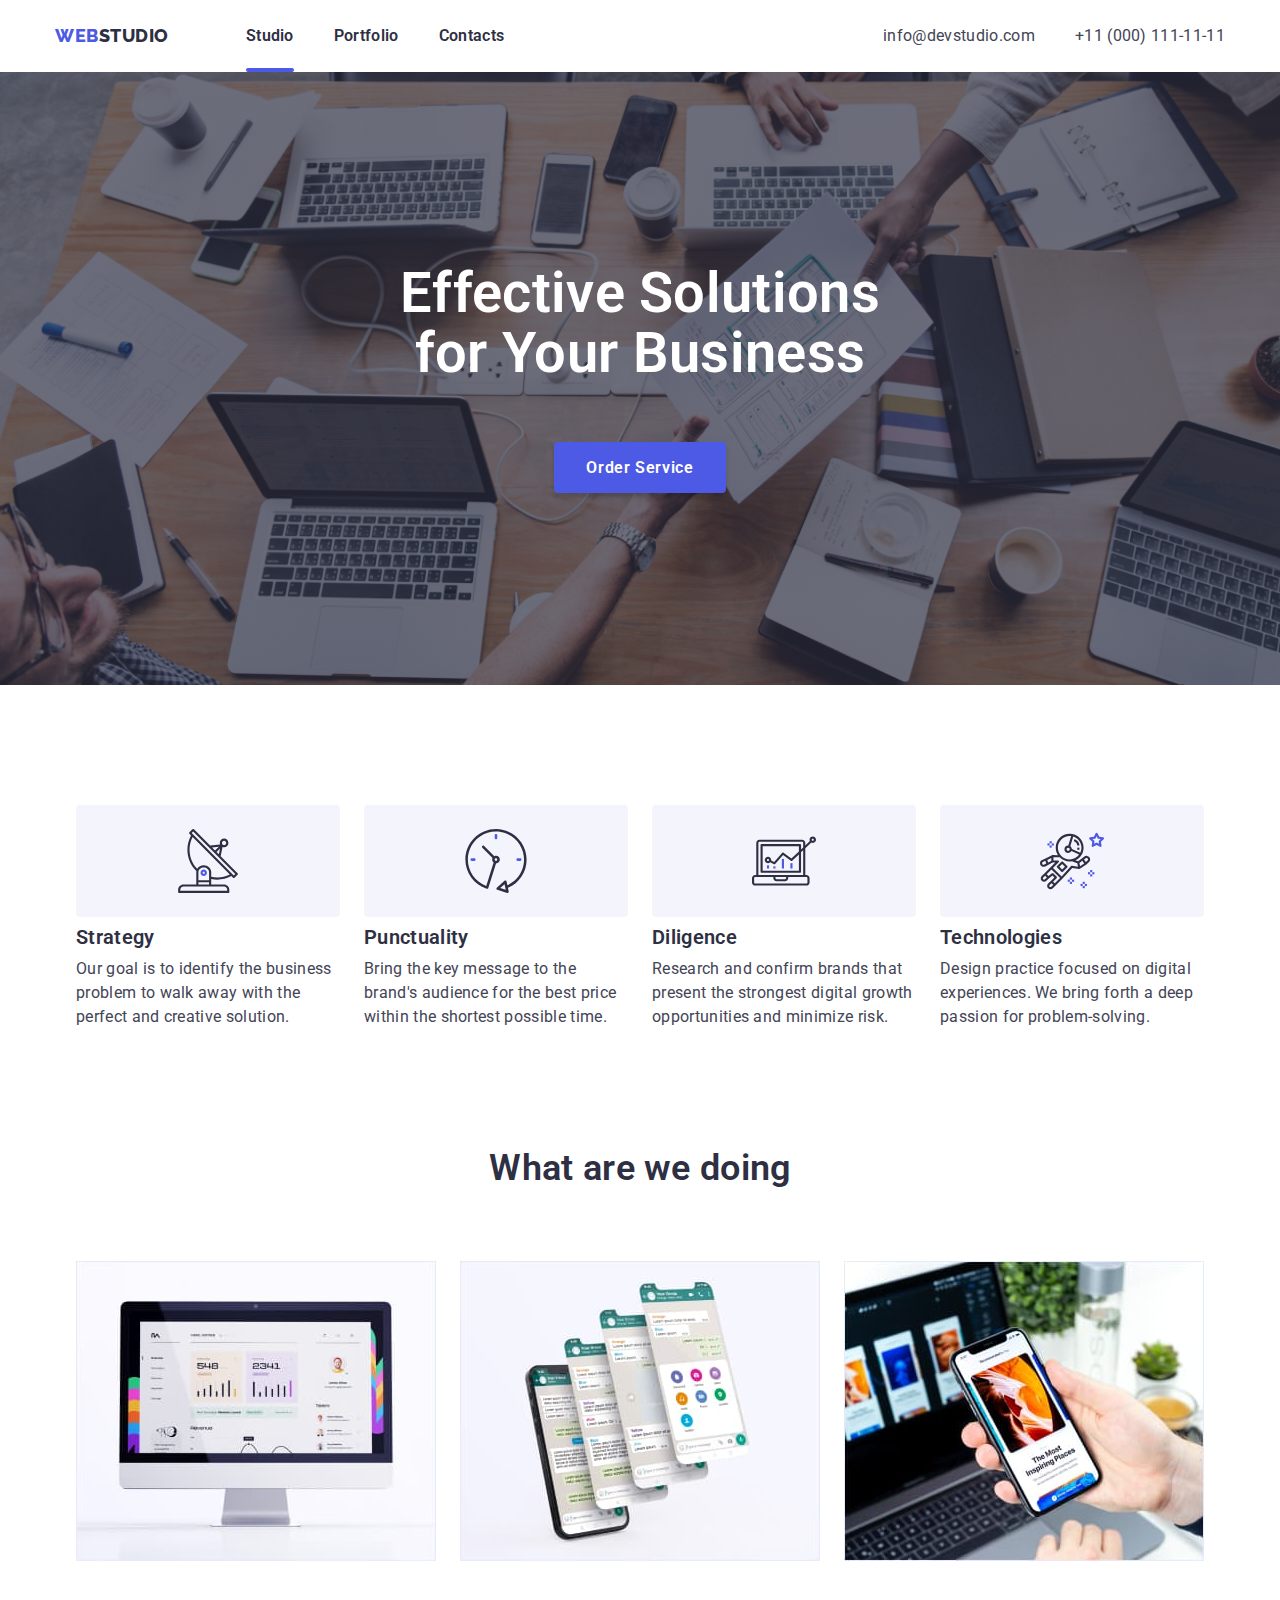
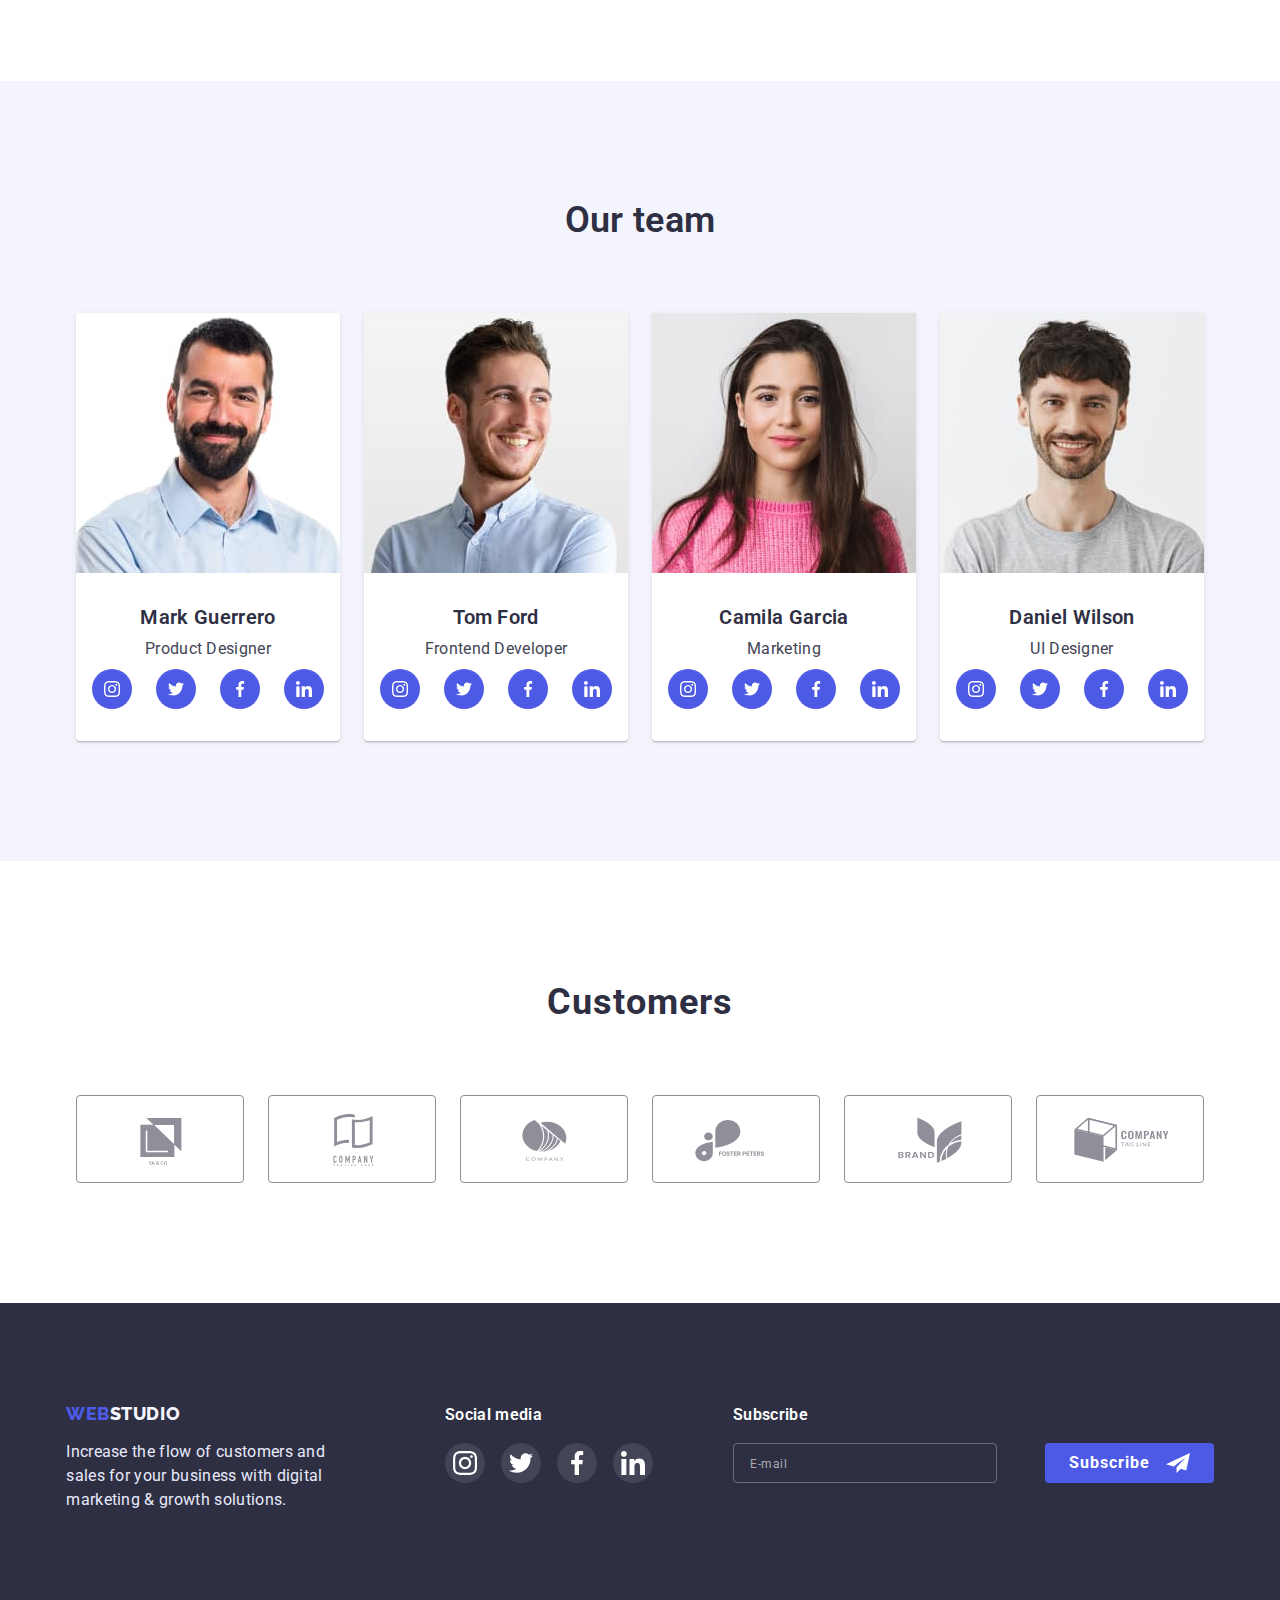
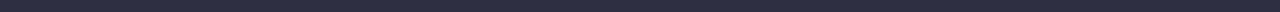
<file: index.html>
<!DOCTYPE html>
<html lang="en">
<head>
    <meta charset="UTF-8">
    <meta http-equiv="X-UA-Compatible" content="IE=edge">
    <meta name="viewport" content="width=device-width, initial-scale=1.0">
    <title>Web-Studio</title>
    <link rel="preconnect" href="https://fonts.googleapis.com">
    <link rel="preconnect" href="https://fonts.gstatic.com" crossorigin>
    <link href="https://fonts.googleapis.com/css2?family=Raleway:wght@700&family=Roboto:wght@400;500;700;900&display=swap" rel="stylesheet">
    <link rel="stylesheet" href="https://cdn.jsdelivr.net/npm/modern-normalize@1.1.0/modern-normalize.min.css">
    <link rel="stylesheet" href="./css/styles.css">

</head>
<body>
    <header class="header">
        <div class="container header-wrapper">
        <a class="logo link" href="./index.html">Web<span class="logo-header">Studio</span></a>
        <button type="button" class="header-burger-btn button js-open-menu" >
            <svg class="header-burger-icon">
                <use href="./images/icons.svg#menu-hamburger" ></use>
            </svg>
        </button>
       <div class="header-menu">
        <nav class="nav">
            <ul class="nav-list list">
                <li class="nav-item"><a class="nav-link nav-link-current link" href="./index.html">Studio</a></li>
                <li class="nav-item"><a class="nav-link link" href="./portfolio.html">Portfolio</a></li>
                <li class="nav-item"><a class="nav-link link" href="#">Contacts</a></li>
            </ul>
        </nav>
        <ul class="info-list list">
            <li class="info-item"><a class="info-link link" href="mailto:info@devstudio.com">info@devstudio.com</a></li>
            <li class="info-item"><a class="info-link link" href="tel:+110001111111">+11 (000) 111-11-11</a></li>
        </ul>
       </div>
       <!-- mobile-menu -->
       <div class="mobile-menu__backdrop container js-menu-container" >
        <button type="button" class="mobile-menu__close-btn button js-close-menu" >
                <svg class="mobile-menu__close-btn--icon">
                    <use href="./images/icons.svg#close-button"></use>
                </svg>
        </button>
        <ul class="mobile-menu__nav-list list">
            <li class="mobile-menu__nav-item"><a class="mobile-menu__nav-link mobile-menu__nav-link--current link" href="./index.html">Studio</a></li>
            <li class="mobile-menu__nav-item"><a class="mobile-menu__nav-link link" href="./portfolio.html">Portfolio</a></li>
            <li class="mobile-menu__nav-item"><a class="mobile-menu__nav-link link" href="/">Contacts</a></li>
        </ul>
        <div class="mobile-menu__address-links">
            <ul class="mobile-menu__contacts-list list">
                <li class="mobile-menu__contacts-item--tel ">
                    <a class="mobile-menu__contacts-link--tel link" href="tel:+110001111111">+11 (000) 111-11-11</a>
                </li>
                <li class="mobile-menu__contacts-item--mail ">
                    <a class="mobile-menu__contacts-link--mail link" href="mailto:info@devstudio.com">info@devstudio.com</a>
                </li>
            </ul>
            <ul class="header-social-list list">
                <li class="header-social-item"><a href="/" class="header-social-link link">
                    <svg class="header-social-icon">
                        <use href="./images/icons.svg#instagram"></use>
                    </svg>
                </a></li>
                <li class="header-social-item"><a href="/" class="header-social-link link">
                    <svg class="header-social-icon">
                        <use href="./images/icons.svg#twitter"></use>
                    </svg>
                </a></li>
                <li class="header-social-item"><a href="/" class="header-social-link link">
                    <svg class="header-social-icon">
                        <use href="./images/icons.svg#facebook"></use>
                    </svg>
                </a></li>
                <li class="header-social-item"><a href="/" class="header-social-link link">
                    <svg class="social-icon">
                        <use href="./images/icons.svg#linkedin"></use>
                    </svg>
                </a></li>
            </ul> 
        </div>
    </div>
    <!-- mobile-menu -->
        </div>
    </header>
    <main>
        <section class="hero section">
            <div class="container">
            <h1 class="hero-title">Effective Solutions <br> for Your Business</h1>
            <button class="hero-btn" type="button" data-modal-open>Order Service</button>
            </div>
        </section>
        <section class="benefits section">
            <div class="container">
            <h2 class="benefits-main-title" hidden>Benefits</h2>
            <ul class="benefits-list list">
                <li class="benefits-item">
                    <div class="benefits-bg">
                        <svg class="benefits-icon">
                            <use href="./images/icons.svg#antenna"></use>
                        </svg>
                    </div>
                    <h3 class="benefits-title">Strategy</h3>
                    <p class="benefits-description">Our goal is to identify the business
                        problem to walk away with the perfect and creative solution.
                    </p>
                </li>
                <li class="benefits-item">
                    <div class="benefits-bg">
                        <svg class="benefits-icon">
                            <use href="./images/icons.svg#clock"></use>
                        </svg>
                    </div>
                    <h3 class="benefits-title">Punctuality</h3>
                    <p class="benefits-description">Bring the key message to the brand's audience for the best price within the shortest possible time.</p>
                </li>
                <li class="benefits-item">
                    <div class="benefits-bg">
                        <svg class="benefits-icon">
                            <use href="./images/icons.svg#diagram"></use>
                        </svg>

                    </div>
                    <h3 class="benefits-title">Diligence</h3>
                    <p class="benefits-description">Research and confirm brands that present the strongest digital growth opportunities and minimize risk.</p>
                </li>
                <li class="benefits-item">
                    <div class="benefits-bg">
                        <svg class="benefits-icon">
                            <use href="./images/icons.svg#astronaut"></use>
                        </svg>

                    </div>
                    <h3 class="benefits-title">Technologies</h3>
                    <p class="benefits-description">Design practice focused on digital experiences. We bring forth a deep passion for problem-solving.</p>
                </li>
            </ul>
            </div>
        </section>
        <section class="activity section">
           <div class="container">
            <h2 class="activity-title">What are we doing</h2>
            <ul class="activity-list list">
                <li class="activity-item">
                    <picture class="activity-picture">
                        <source srcset="./images/activity-1-desktop.jpg 1x, ./images/activity-1-desktop@2x.jpg  2x" media="(min-width:1200px)">
                        <img class="activity-img" src="./images/activity-1-desktop.jpg" alt="desktop" width="360" height="300">
                    </picture>
                </li>
                <li class="activity-item">
                    <picture class="activity-picture">
                        <source srcset="./images/activity-2-desktop.jpg 1x, ./images/activity-2-desktop@2x.jpg  2x" media="(min-width:1200px)">
                        <img class="activity-img" src="./images/activity-2-desktop.jpg" alt="phone" width="360" height="300">
                    </picture>
                </li>
                <li class="activity-item">
                    <picture class="activity-picture">
                        <source srcset="./images/activity-3-desktop.jpg 1x, ./images/activity-3-desktop@2x.jpg  2x" media="(min-width:1200px)">
                        <img class="activity-img" src="./images/activity-3-desktop.jpg" alt="laptop" width="360" height="300">
                    </picture>
                </li>
            </ul>
           </div>
        </section>
        <section class="team section">
            <div class="container">
            <h2 class="team-title">Our team</h2>
            <ul class="team-list list">
                <li class="team-item">
                    <picture class="team-picture">
                        <source srcset="./images/team-1-desktop.jpg 1x, ./images/team-1-desktop@2x.jpg 2x" media="(min-width:1200px)">
                        <source srcset="./images/team-1-tablet.jpg 1x, ./images/team-1-tablet@2x.jpg 2x" media="(min-width:768px)">
                        <source srcset="./images/team-1-mobile.jpg 1x, ./images/team-1-mobile@2x.jpg 2x" media="(max-width:767px)">
                        <img class="team-img" src="./images/team-1-desktop.jpg" alt="Mark Guerrero" width="264" height="260">
                    </picture>
                   <div class="team-thumb">
                    <h3 class="team-person">Mark Guerrero</h3>
                    <p class="team-description">Product Designer</p>
                    <ul class="team-social-list list">
                        <li class="team-social-item"><a href="/" class="team-social-link link">
                            <svg class="team-social-icon">
                                <use href="./images/icons.svg#instagram"></use>
                            </svg>
                        </a></li>
                        <li class="team-social-item"><a href="/" class="team-social-link link">
                            <svg class="team-social-icon">
                                <use href="./images/icons.svg#twitter"></use>
                            </svg>
                        </a></li>
                        <li class="team-social-item"><a href="/" class="team-social-link link">
                            <svg class="team-social-icon">
                                <use href="./images/icons.svg#facebook"></use>
                            </svg>
                        </a></li>
                        <li class="team-social-item"><a href="/" class="team-social-link link">
                            <svg class="team-social-icon">
                                <use href="./images/icons.svg#linkedin"></use>
                            </svg>
                        </a></li>
                       </ul>
                   </div>
                </li>
                <li class="team-item">
                    <picture class="team-picture">
                        <source srcset="./images/team-2-desktop.jpg 1x, ./images/team-2-desktop@2x.jpg 2x" media="(min-width:1200px)">
                        <source srcset="./images/team-2-tablet.jpg 1x, ./images/team-2-tablet@2x.jpg 2x" media="(min-width:768px)">
                        <source srcset="./images/team-2-mobile.jpg 1x, ./images/team-2-mobile@2x.jpg 2x" media="(max-width:767px)">
                        <img class="team-img" src="./images/team-2-desktop.jpg" alt="Tom Ford" width="264" height="260">
                    </picture>
                    <div class="team-thumb">
                    <h3 class="team-person">Tom Ford</h3>
                    <p class="team-description">Frontend Developer</p>
                    <ul class="team-social-list list">
                        <li class="team-social-item"><a href="/" class="team-social-link link">
                            <svg class="team-social-icon">
                                <use href="./images/icons.svg#instagram"></use>
                            </svg>
                        </a></li>
                        <li class="team-social-item"><a href="/" class="team-social-link link">
                            <svg class="team-social-icon">
                                <use href="./images/icons.svg#twitter"></use>
                            </svg>
                        </a></li>
                        <li class="team-social-item"><a href="/" class="team-social-link link">
                            <svg class="team-social-icon">
                                <use href="./images/icons.svg#facebook"></use>
                            </svg>
                        </a></li>
                        <li class="team-social-item"><a href="/" class="team-social-link link">
                            <svg class="team-social-icon">
                                <use href="./images/icons.svg#linkedin"></use>
                            </svg>
                        </a></li>
                    </ul>
                    </div>
                </li>
                <li class="team-item">
                    <picture class="team-picture">
                        <source srcset="./images/team-3-desktop.jpg 1x, ./images/team-3-desktop@2x.jpg 2x" media="(min-width:1200px)">
                        <source srcset="./images/team-3-tablet.jpg 1x, ./images/team-3-tablet@2x.jpg 2x" media="(min-width:768px)">
                        <source srcset="./images/team-3-mobile.jpg 1x, ./images/team-3-mobile@2x.jpg 2x" media="(max-width:767px)">
                        <img class="team-img" src="./images/team-3-desktop.jpg" alt="Camila Garcia" width="264" height="260">
                    </picture>
                    <div class="team-thumb">
                    <h3 class="team-person">Camila Garcia</h3>
                    <p class="team-description">Marketing</p>
                    <ul class="team-social-list list">
                        <li class="team-social-item"><a href="/" class="team-social-link link">
                            <svg class="team-social-icon">
                                <use href="./images/icons.svg#instagram"></use>
                            </svg>
                        </a></li>
                        <li class="team-social-item"><a href="/" class="team-social-link link">
                            <svg class="team-social-icon">
                                <use href="./images/icons.svg#twitter"></use>
                            </svg>
                        </a></li>
                        <li class="team-social-item"><a href="/" class="team-social-link link">
                            <svg class="team-social-icon">
                                <use href="./images/icons.svg#facebook"></use>
                            </svg>
                        </a></li>
                        <li class="team-social-item"><a href="/" class="team-social-link link">
                            <svg class="team-social-icon">
                                <use href="./images/icons.svg#linkedin"></use>
                            </svg>
                        </a></li>
                    </ul>
                    </div>
                </li>
                <li class="team-item">
                    <picture class="team-picture">
                        <source srcset="./images/team-4-desktop.jpg 1x, ./images/team-4-desktop@2x.jpg 2x" media="(min-width:1200px)">
                        <source srcset="./images/team-4-tablet.jpg 1x, ./images/team-4-tablet@2x.jpg 2x" media="(min-width:768px)">
                        <source srcset="./images/team-4-mobile.jpg 1x, ./images/team-4-mobile@2x.jpg 2x" media="(max-width:767px)">
                        <img class="team-img" src="./images/team-4-desktop.jpg" alt="Daniel Wilson" width="264" height="260">
                    </picture>
                    <div class="team-thumb">
                    <h3 class="team-person">Daniel Wilson</h3>
                    <p class="team-description">UI Designer</p>
                    <ul class="team-social-list  list">
                        <li class="team-social-item"><a href="/" class="team-social-link  link">
                            <svg class="team-social-icon">
                                <use href="./images/icons.svg#instagram"></use>
                            </svg>
                        </a></li>
                        <li class="team-social-item"><a href="/" class="team-social-link link">
                            <svg class="team-social-icon">
                                <use href="./images/icons.svg#twitter"></use>
                            </svg>
                        </a></li>
                        <li class="team-social-item"><a href="/" class="team-social-link link">
                            <svg class="team-social-icon">
                                <use href="./images/icons.svg#facebook"></use>
                            </svg>
                        </a></li>
                        <li class="team-social-item"><a href="/" class="team-social-link link">
                            <svg class="team-social-icon">
                                <use href="./images/icons.svg#linkedin"></use>
                            </svg>
                        </a></li>
                    </ul>
                    </div>
                </li>
            </ul>
            </div>
        </section>
        <section class="section clients">
            <div class="container">
            <h2 class="clients-title">Customers</h2>
            <ul class="clients-list list">
                <li class="clients-item"><a href="/" class="clients-link link">
                    <svg class="clients-icon">
                        <use href="./images/icons.svg#logo-1"></use>
                    </svg>
                </a></li>
                <li class="clients-item"><a href="/" class="clients-link link">
                    <svg class="clients-icon">
                        <use href="./images/icons.svg#logo-2"></use>
                    </svg>
                </a></li>
                <li class="clients-item"><a href="/" class="clients-link link">
                    <svg class="clients-icon">
                        <use href="./images/icons.svg#logo-3"></use>
                    </svg>
                </a></li>
                <li class="clients-item"><a href="/" class="clients-link link">
                    <svg class="clients-icon">
                        <use href="./images/icons.svg#logo-4"></use>
                    </svg>
                </a></li>
                <li class="clients-item"><a href="/" class="clients-link link">
                    <svg class="clients-icon">
                        <use href="./images/icons.svg#logo-5"></use>
                    </svg>
                </a></li>
                <li class="clients-item"><a href="/" class="clients-link link">
                    <svg class="clients-icon">
                        <use href="./images/icons.svg#logo-6"></use>
                    </svg>
                </a></li>
            </ul>
            </div>
        </section>
    </main>
    <footer class="footer">
        <div class="container footer-wrapper">
        <div class="logo-wrapper">
        <a class="logo link" href="/">Web<span class="logo-footer">Studio</span></a>
        <p class="footer-description">Increase the flow of customers and <br> sales for your business with digital <br> marketing & growth solutions.</p>
        </div>
        <div class="social-wrapper">
            <h2 class="social-title">Social media</h2>
            <ul class="social-list list">
                <li class="social-item"><a href="/" class="social-link link">
                    <svg class="social-icon">
                        <use href="./images/icons.svg#instagram"></use>
                    </svg>
                </a></li>
                <li class="social-item"><a href="/" class="social-link link">
                    <svg class="social-icon">
                        <use href="./images/icons.svg#twitter"></use>
                    </svg>
                </a></li>
                <li class="social-item"><a href="/" class="social-link link">
                    <svg class="social-icon">
                        <use href="./images/icons.svg#facebook"></use>
                    </svg>
                </a></li>
                <li class="social-item"><a href="/" class="social-link link">
                    <svg class="social-icon">
                        <use href="./images/icons.svg#linkedin"></use>
                    </svg>
                </a></li>
            </ul> 
        </div>
        <div class="subscribe-wrapper">
            <b class="subscribe-title">Subscribe</b>
            <form  class="subscribe-form">
              <label  class="subscribe-label">
                <input class="subscribe-input" type="email" placeholder="E-mail" name="subscribe-email" required>
              </label>
              <button type="submit" class="subscribe-button">Subscribe
                  <svg class="subscribe-icon">
                    <use href="./images/icons.svg#plane"></use>
                  </svg>
              </button>
            </form>
          </div>
        </div>
    </footer>
    <div class="backdrop is-hidden" data-modal>
        <div class="modal">
          <button class="close-button button" type="button" data-modal-close>
            <svg class="close-icon">
                <use href="./images/icons.svg#close-button"></use>
              </svg>
            </button>
            <form action="# " class="modal-form">
                <p class="form-title">Leave your contacts and we will call you back</p>
                <label for="user-name" class="form-label form-user-name">Name</label>
                <div class="form-input-container">
                    <input type="text" name="user-name" id="user-name" class="form-input" required>
                    <svg class="form-icon">
                        <use href="./images/icons.svg#user-name"></use>
                    </svg>
                </div>
                <label for="user-phone" class="form-label form-user-phone">Phone</label>
                <div class="form-input-container">
                    <input type="tel" name="user-phone" id="user-phone" class="form-input" required>
                    <svg class="form-icon">
                        <use href="./images/icons.svg#user-phone"></use>
                    </svg>
                </div>
                <label for="user-email" class="form-label form-user-email">Email</label>
                <div class="form-input-container">
                    <input type="email" name="user-email" id="user-email" class="form-input" required>
                    <svg class="form-icon">
                        <use href="./images/icons.svg#user-email"></use>
                    </svg>
                </div>
                <label for="user-message" class="form-label form-message-label">Comment</label>
                <textarea name="user-message" id="user-message" placeholder="Text input" class="form-message"></textarea>
                <div class="form-checkbox">
                    <input type="checkbox" name="user-checkbox" id="user-checkbox" class="form-checkbox-input" required>
                    <label for="user-checkbox" class="form-checkbox-label">I accept the terms and conditions of the <a href="/" class="form-policy-link link"> Privacy Policy</a></label>
                </div>
                <button type="submit" class="form-submit-btn">Send</button>
            </form>
        </div>
    </div>
    <script src="./js/modal.js"></script>
    <script src="./js/mobile-menu.js"></script>
</body>
</html>
</file>
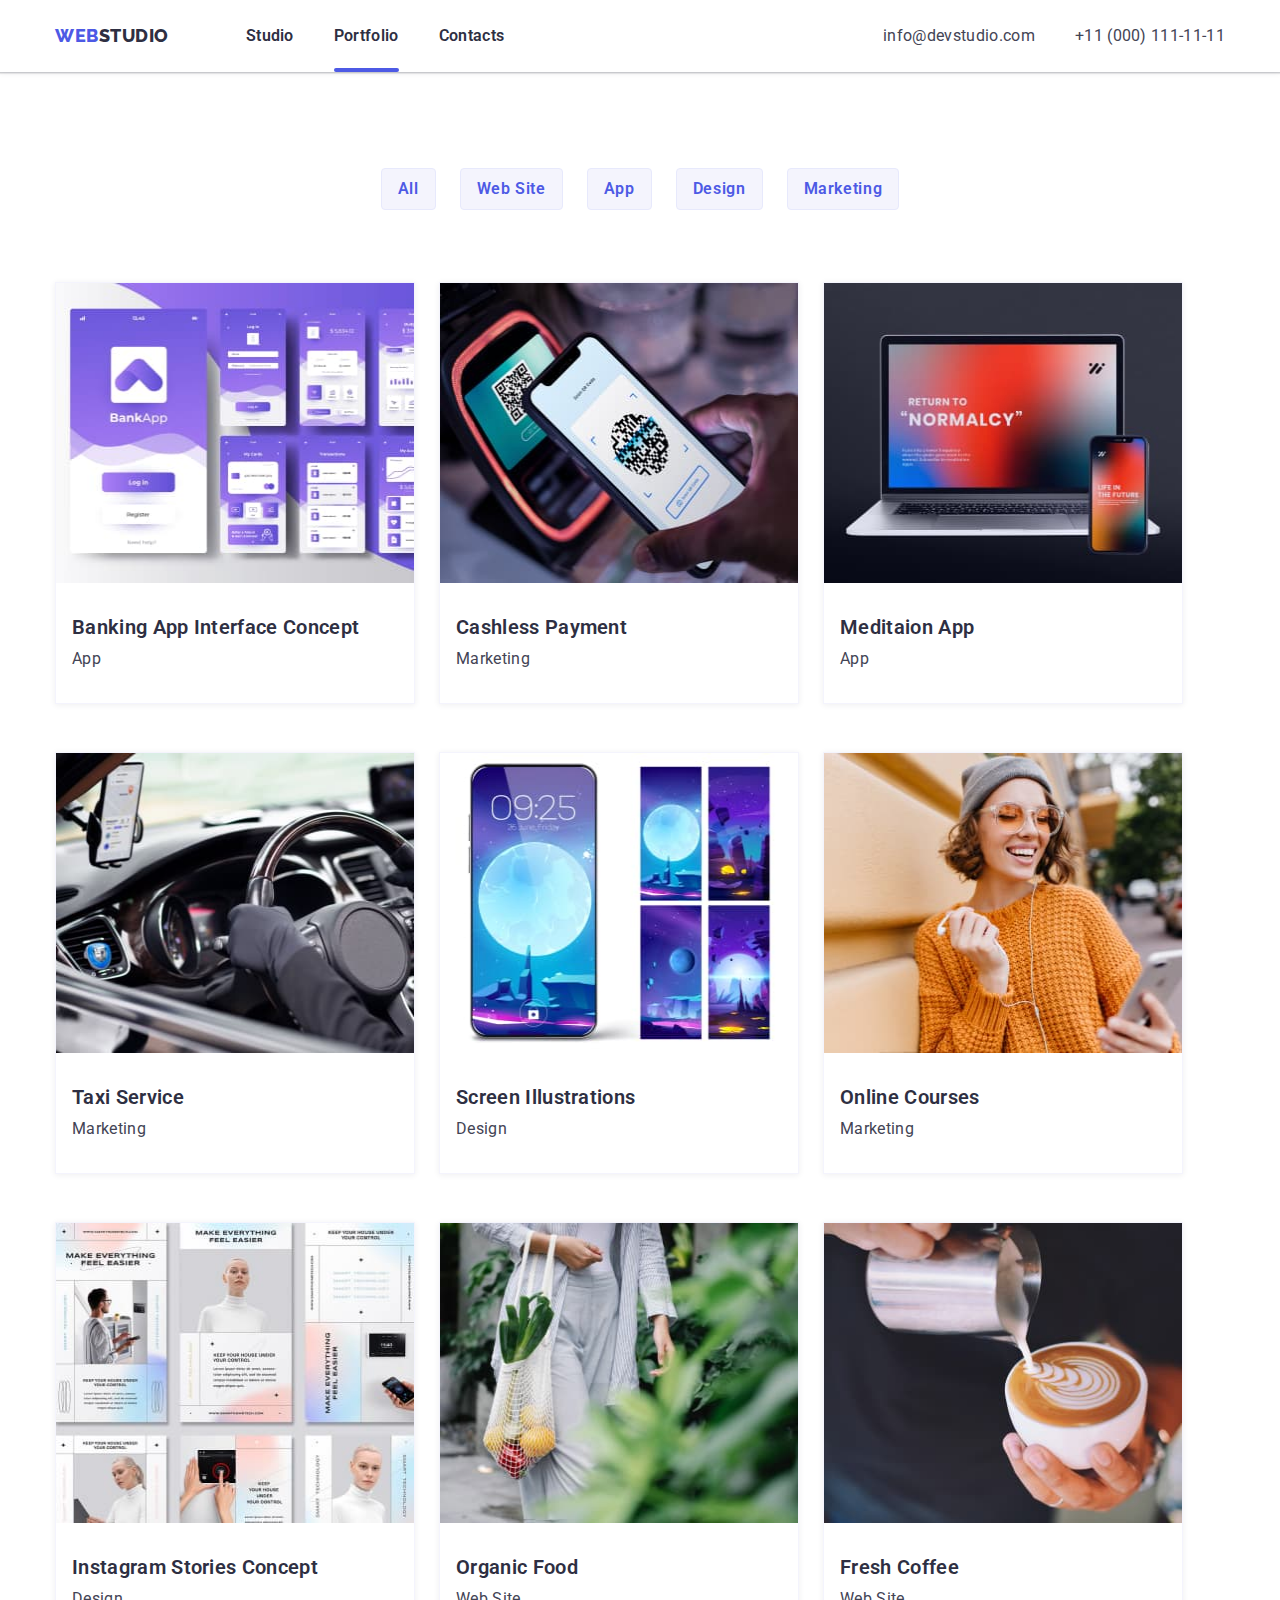
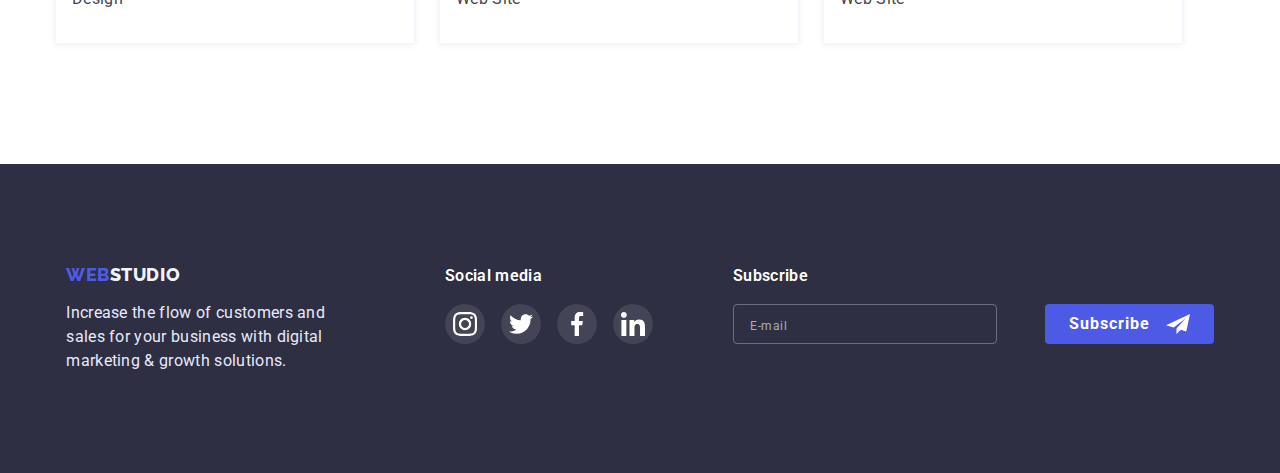
<file: portfolio.html>
<!DOCTYPE html>
<html lang="en">
<head>
    <meta charset="UTF-8">
    <meta http-equiv="X-UA-Compatible" content="IE=edge">
    <meta name="viewport" content="width=device-width, initial-scale=1.0">
    <title>Portfolio</title>
    <link rel="preconnect" href="https://fonts.googleapis.com">
    <link rel="preconnect" href="https://fonts.gstatic.com" crossorigin>
    <link href="https://fonts.googleapis.com/css2?family=Raleway:wght@700&family=Roboto:wght@400;500;700;900&display=swap" rel="stylesheet">
    <link rel="stylesheet" href="https://cdn.jsdelivr.net/npm/modern-normalize@1.1.0/modern-normalize.min.css">
    <link rel="stylesheet" href="./css/styles.css">
</head>
<body>
    <header class="header">
        <div class="container header-wrapper">
        <a class="logo link" href="./index.html">Web<span class="logo-header">Studio</span></a>
        <button type="button" class="header-burger-btn button js-open-menu" >
            <svg class="header-burger-icon">
                <use href="./images/icons.svg#menu-hamburger" ></use>
            </svg>
        </button>
       <div class="header-menu">
        <nav class="nav">
            <ul class="nav-list list">
                <li class="nav-item"><a class="nav-link  link" href="./index.html">Studio</a></li>
                <li class="nav-item"><a class="nav-link nav-link-current link" href="./portfolio.html">Portfolio</a></li>
                <li class="nav-item"><a class="nav-link link" href="#">Contacts</a></li>
            </ul>
        </nav>
        <ul class="info-list list">
            <li class="info-item"><a class="info-link link" href="mailto:info@devstudio.com">info@devstudio.com</a></li>
            <li class="info-item"><a class="info-link link" href="tel:+110001111111">+11 (000) 111-11-11</a></li>
        </ul>
       </div>
       <!-- mobile-menu -->
       <div class="mobile-menu__backdrop container js-menu-container" >
        <button type="button" class="mobile-menu__close-btn button js-close-menu" >
                <svg class="mobile-menu__close-btn--icon">
                    <use href="./images/icons.svg#close-button"></use>
                </svg>
        </button>
        <ul class="mobile-menu__nav-list list">
            <li class="mobile-menu__nav-item"><a class="mobile-menu__nav-link mobile-menu__nav-link--current link" href="./index.html">Studio</a></li>
            <li class="mobile-menu__nav-item"><a class="mobile-menu__nav-link link" href="./portfolio.html">Portfolio</a></li>
            <li class="mobile-menu__nav-item"><a class="mobile-menu__nav-link link" href="/">Contacts</a></li>
        </ul>
        <div class="mobile-menu__address-links">
            <ul class="mobile-menu__contacts-list list">
                <li class="mobile-menu__contacts-item--tel ">
                    <a class="mobile-menu__contacts-link--tel link" href="tel:+110001111111">+11 (000) 111-11-11</a>
                </li>
                <li class="mobile-menu__contacts-item--mail ">
                    <a class="mobile-menu__contacts-link--mail link" href="mailto:info@devstudio.com">info@devstudio.com</a>
                </li>
            </ul>
            <ul class="header-social-list list">
                <li class="header-social-item"><a href="/" class="header-social-link link">
                    <svg class="header-social-icon">
                        <use href="./images/icons.svg#instagram"></use>
                    </svg>
                </a></li>
                <li class="header-social-item"><a href="/" class="header-social-link link">
                    <svg class="header-social-icon">
                        <use href="./images/icons.svg#twitter"></use>
                    </svg>
                </a></li>
                <li class="header-social-item"><a href="/" class="header-social-link link">
                    <svg class="header-social-icon">
                        <use href="./images/icons.svg#facebook"></use>
                    </svg>
                </a></li>
                <li class="header-social-item"><a href="/" class="header-social-link link">
                    <svg class="social-icon">
                        <use href="./images/icons.svg#linkedin"></use>
                    </svg>
                </a></li>
            </ul> 
        </div>
    </div>
    <!-- mobile-menu -->
        </div>
    </header>
    <main>
       <section class="portfolio section">
        <div class="container">
        <h1 hidden>Portfolio</h1>
        <ul class="filter-list list">
            <li class="filter-item"><button class="filter-btn" type="button">All</button></li>
            <li class="filter-item"><button class="filter-btn" type="button">Web Site</button></li>
            <li class="filter-item"><button class="filter-btn" type="button">App</button></li>
            <li class="filter-item"><button class="filter-btn" type="button">Design</button></li>
            <li class="filter-item"><button class="filter-btn" type="button">Marketing</button></li>
           </ul>
        <ul class="portfolio-list list">
            <li class="portfolio-item">
                <a href="/" class="portfolio-link link">
                    <div class="portfolio-box">
                        <div class="portfolio-overlay">
                            <p class="overlay-description">14 Stylish and User-Friendly App Design Concepts · Task Manager App · Calorie Tracker App · Exotic Fruit Ecommerce App · Cloud Storage App</p>
                        </div>
                        <img class="portfolio-img" src="./images/portfolio/portfolio-1.jpg" alt="Banking App Interface Concept" width="360" height="300"> 
                    </div>
                <div class="portfolio-thumb">
                    <h2 class="portfolio-title">Banking App Interface Concept</h2>
                    <p class="portfolio-description">App</p>
                </div>
                </a>
            </li>
            <li class="portfolio-item">
                <a href="/" class="portfolio-link link">
                    <div class="portfolio-box">
                        <div class="portfolio-overlay">
                            <p class="overlay-description">14 Stylish and User-Friendly App Design Concepts · Task Manager App · Calorie Tracker App · Exotic Fruit Ecommerce App · Cloud Storage App</p>
                        </div>
                        <img class="portfolio-img" src="./images/portfolio/portfolio-2.jpg" alt="Cashless Payment" width="360" height="300">
                    </div>
                <div class="portfolio-thumb">
                    <h2 class="portfolio-title">Cashless Payment</h2>
                    <p class="portfolio-description">Marketing</p>
                </div>
                </a>
            </li>
            <li class="portfolio-item">
               <a href="/" class="portfolio-link link">
                <div class="portfolio-box">
                    <div class="portfolio-overlay">
                        <p class="overlay-description">14 Stylish and User-Friendly App Design Concepts · Task Manager App · Calorie Tracker App · Exotic Fruit Ecommerce App · Cloud Storage App</p>
                    </div>
                    <img class="portfolio-img" src="./images/portfolio/portfolio-3.jpg" alt="Meditaion App" width="360" height="300">
                   </div>
                <div class="portfolio-thumb">
                    <h2 class="portfolio-title">Meditaion App</h2>
                    <p class="portfolio-description">App</p>
                </div>
               </a>
            </li>
            <li class="portfolio-item">
               <a href="/" class="portfolio-link link">
                <div class="portfolio-box">
                    <div class="portfolio-overlay">
                        <p class="overlay-description">14 Stylish and User-Friendly App Design Concepts · Task Manager App · Calorie Tracker App · Exotic Fruit Ecommerce App · Cloud Storage App</p>
                    </div>
                    <img class="portfolio-img" src="./images/portfolio/portfolio-4.jpg" alt="Taxi Service" width="360" height="300">
                </div>
            <div class="portfolio-thumb">
                <h2 class="portfolio-title">Taxi Service</h2>
                <p class="portfolio-description">Marketing</p>
            </div>
               </a>
            </li>
            <li class="portfolio-item">
                <a href="/" class="portfolio-link link">
                    <div class="portfolio-box">
                        <div class="portfolio-overlay">
                            <p class="overlay-description">14 Stylish and User-Friendly App Design Concepts · Task Manager App · Calorie Tracker App · Exotic Fruit Ecommerce App · Cloud Storage App</p>
                        </div>
                        <img class="portfolio-img" src="./images/portfolio/portfolio-5.jpg" alt="Screen Illustrations" width="360" height="300">
                    </div>
                <div class="portfolio-thumb">
                    <h2 class="portfolio-title">Screen Illustrations</h2>
                    <p class="portfolio-description">Design</p>
                </div>
                </a>
            </li>
            <li class="portfolio-item">
                <a href="/" class="portfolio-link link">
                    <div class="portfolio-box">
                        <div class="portfolio-overlay">
                            <p class="overlay-description">14 Stylish and User-Friendly App Design Concepts · Task Manager App · Calorie Tracker App · Exotic Fruit Ecommerce App · Cloud Storage App</p>
                        </div>
                        <img class="portfolio-img" src="./images/portfolio/portfolio-6.jpg" alt="Online Courses" width="360" height="300">
                    </div>
                <div class="portfolio-thumb">
                    <h2 class="portfolio-title">Online Courses</h2>
                    <p class="portfolio-description">Marketing</p>
                </div>
                </a>
            </li>
            <li class="portfolio-item">
                <a href="/" class="portfolio-link link">
                    <div class="portfolio-box">
                        <div class="portfolio-overlay">
                            <p class="overlay-description">14 Stylish and User-Friendly App Design Concepts · Task Manager App · Calorie Tracker App · Exotic Fruit Ecommerce App · Cloud Storage App</p>
                        </div>
                        <img class="portfolio-img" src="./images/portfolio/portfolio-7.jpg" alt="Instagram Stories Concept" width="360" height="300">
                    </div>
                <div class="portfolio-thumb">
                    <h2 class="portfolio-title">Instagram Stories Concept</h2>
                    <p class="portfolio-description">Design</p>
                </div>
                </a>
            </li>
            <li class="portfolio-item">
                <a href="/" class="portfolio-link link">
                    <div class="portfolio-box">
                        <div class="portfolio-overlay">
                            <p class="overlay-description">14 Stylish and User-Friendly App Design Concepts · Task Manager App · Calorie Tracker App · Exotic Fruit Ecommerce App · Cloud Storage App</p>
                        </div>
                        <img class="portfolio-img" src="./images/portfolio/portfolio-8.jpg" alt="Organic Food" width="360" height="300">
                    </div>
                <div class="portfolio-thumb">
                    <h2 class="portfolio-title">Organic Food</h2>
                    <p class="portfolio-description">Web Site</p>
                </div>
                </a>
            </li>
            <li class="portfolio-item">
                <a href="/" class="portfolio-link link">
                    <div class="portfolio-box">
                        <div class="portfolio-overlay">
                            <p class="overlay-description">14 Stylish and User-Friendly App Design Concepts · Task Manager App · Calorie Tracker App · Exotic Fruit Ecommerce App · Cloud Storage App</p>
                        </div>
                        <img class="portfolio-img" src="./images/portfolio/portfolio-9.jpg" alt="Fresh Coffee" width="360" height="300">
                    </div>
                <div class="portfolio-thumb">
                    <h2 class="portfolio-title">Fresh Coffee</h2>
                    <p class="portfolio-description">Web Site</p>
                </div>
                </a>
            </li>
        </ul>
        </div>
       </section>
    </main>
    <footer class="footer">
        <div class="container footer-wrapper">
        <div class="logo-wrapper">
        <a class="logo link" href="/">Web<span class="logo-footer">Studio</span></a>
        <p class="footer-description">Increase the flow of customers and <br> sales for your business with digital <br> marketing & growth solutions.</p>
        </div>
        <div class="social-wrapper">
            <h2 class="social-title">Social media</h2>
            <ul class="social-list list">
                <li class="social-item"><a href="/" class="social-link link">
                    <svg class="social-icon">
                        <use href="./images/icons.svg#instagram"></use>
                    </svg>
                </a></li>
                <li class="social-item"><a href="/" class="social-link link">
                    <svg class="social-icon">
                        <use href="./images/icons.svg#twitter"></use>
                    </svg>
                </a></li>
                <li class="social-item"><a href="/" class="social-link link">
                    <svg class="social-icon">
                        <use href="./images/icons.svg#facebook"></use>
                    </svg>
                </a></li>
                <li class="social-item"><a href="/" class="social-link link">
                    <svg class="social-icon">
                        <use href="./images/icons.svg#linkedin"></use>
                    </svg>
                </a></li>
            </ul> 
        </div>
        <div class="subscribe-wrapper">
            <b class="subscribe-title">Subscribe</b>
            <form  class="subscribe-form">
              <label  class="subscribe-label">
                <input class="subscribe-input" type="email" placeholder="E-mail" name="subscribe-email">
              </label>
              <button type="submit" class="subscribe-button">Subscribe
                  <svg class="subscribe-icon">
                    <use href="./images/icons.svg#plane"></use>
                  </svg>
              </button>
            </form>
          </div>
        </div>
    </footer>
</body>
</html>
</file>
<file: css/styles.css>
/* Variables */
:root{
    --accent-color: #4D5AE5;
    --main-color: #2E2F42;
    --text-color:#434455;
    --additional-color: #ffffff;
    --timing-function: cubic-bezier(0.4, 0, 0.2, 1);
  }
/* End Variables */
  
/* Basic */
*, 
::after, 
::before{
    padding: 0px;
    margin: 0px;
  }

 body{
      font-family: "Roboto", sans-serif;
      color: var(--main-color);
      letter-spacing: 0.02em;

      
  }
  .list{
    list-style: none;
  }
  .link{
      text-decoration: none;
  }

  button{
      cursor: pointer;
      display: block;
      border: none;
  }

  .container {
    padding: 0 15px;
    margin: 0 auto;
    width: 100%;
  }

  /* // MOBILE */
 @media screen and (min-width: 480px) { 
  .container {
    width: 480px;
  }

  .section{
    padding-top: 96px;
    padding-bottom: 96px;
  }
 } 

/* // TABLET */
@media screen and (min-width: 768px) {
  .container {
    width: 768px;
  }
  
}
/* // DESKTOP */ 
@media screen and (min-width: 1200px) {
  .container{
    width: 1200px;
  }
  .section{
    padding-top: 120px;
    padding-bottom: 120px;
  }
}


/* End Basic */


/* Header */
 /* // MOBILE */
  @media screen and (min-width: 480px) { 
  .header{
    box-shadow: 0px 2px 1px rgba(46, 47, 66, 0.08), 0px 1px 1px rgba(46, 47, 66, 0.16), 0px 1px 6px rgba(46, 47, 66, 0.08);
   }

  .header-wrapper{
    display: flex;
    align-items: center;
    justify-content: space-between;
    padding-top: 24px;
    padding-bottom: 24px;
  }
  .logo{
    font-family: 'Raleway';
    font-weight: 800;
    font-size: 18px;
    line-height: 1.17;
    letter-spacing: 0.03em;
    text-transform: uppercase;

    color: var(--accent-color);
 }

 .logo-header{
    color: var(--main-color);
 }
 .header-menu{
  display: none;
 }
 .header-burger-btn{
  display: flex;
  justify-content: center;
  align-items: center;
  background-color: transparent;
  color: var(--main-color);

 }
 .header-burger-icon{
  display: block;
  width: 32px;
  height: 32px;
  fill: currentColor;

 }
 .mobile-menu__backdrop{
  position: fixed;
  top: 0;
  left: 0;
  width: 100vw;
  height: 120vh;
  padding: 80px 40px 40px 40px;
  background-color: var(--additional-color);
  z-index: 999;

  transform: translateX(100%);
  transition: transform 250ms var(--timing-function);
 }

 .mobile-menu__backdrop.is-open {
  transform: translateX(0);
}

.mobile-menu__close-btn{
  position: absolute;
  top: 40px;
  right: 40px;
  display: flex;
  justify-content: center;
  align-items: center;
  width: 24px;
  height: 24px;
  border: 1px solid rgba(0, 0, 0, 0.1);
  border-radius: 50%;
  background-color: #E7E9FC;


}
.mobile-menu__close-btn--icon{
  display: block;
  width: 8px;
  height: 8px;
  fill: #000;
}
.mobile-menu__nav-list{
  display: flex;
  flex-direction: column;
  gap: 40px;
  margin-bottom: 284px;
}
.mobile-menu__nav-link{
  font-weight: 600;
  font-size: 36px;
  line-height: 1.11;
  color: var(--main-color);
  
}
.mobile-menu__nav-link:hover,
.mobile-menu__nav-link:focus{
  color: var(--accent-color);
}
.mobile-menu__nav-link--current{
  color: var(--accent-color);
}

.mobile-menu__address-links{
  display: flex;
  flex-direction: column;
  gap: 48px;
}

.mobile-menu__contacts-list{
  display: flex;
  flex-direction: column;
  gap: 40px;
}
.mobile-menu__contacts-link--tel{
  font-weight: 600;
  font-size: 36px;
  line-height: 1.11;

  color: var(--accent-color);
}

.mobile-menu__contacts-link--mail{
  font-weight: 600;
  font-size: 20px;
  line-height: 1.2;

  color: var(--main-color);
}
.header-social-list{
  display: flex;
  align-items: center;
  gap: 56px;

}
.header-social-link{
  display: flex;
  justify-content: center;
  align-items: center;
  width: 40px;
  height: 40px;
  border-radius: 50%;
  background-color: var(--accent-color);

}
.header-social-icon{
  display: block;
  width: 24px;
  height: 24px;
  fill: var(--additional-color);

}

  
 } 

/* // TABLET */
@media screen and (min-width: 768px) {
  .header-wrapper{
    padding-top: 0px;
    padding-bottom: 0px;
    justify-content: start;
    align-items: center;
  }
  .header-burger-btn{
    display: none;
  }
  .mobile-menu__backdrop{
    display: none;
  }
  .header-menu{
    display: flex;
    justify-content: space-between;
    align-items: center;
    width: 100%;

  }
  .logo{
    margin-right: 121px;

  }
   .nav-list{
    display: flex;
    gap: 40px;
   }
   .nav-link{
    display: block;
    padding-top: 24px;
    padding-bottom: 22px;

    font-weight: 600;
    font-size: 16px;
    line-height: 1.5;
    
    color: var(--main-color);
    transition: color 250ms var(--timing-function);
}
.nav-link-current{
  position: relative;
}
.nav-link-current::after{
  content: '';
  position: absolute;
  bottom: 0px;
  left: 0px;
  width: 100%;
  height: 4px;
  border-radius: 2px;
  background-color: var(--accent-color);

}
.nav-link:hover,
.nav-link:focus{
    color: var(--accent-color);
}
.info-list{
  display: flex;
  flex-direction: column;
  gap: 4px;
  padding-top: 24px;
  padding-bottom: 10px;
}
.info-link{
    display: block;

    font-size: 12px;
    line-height: 1.33;
    letter-spacing: 0.04em;
    
    color: var(--text-color);
    transition: color 250ms var(--timing-function);
}

.info-link:hover,
.info-link:focus{
    color: var(--accent-color);
}

}
/* // DESKTOP */ 
@media screen and (min-width: 1200px) {
  .logo{
    margin-right: 77px;
  }
  .nav-link{
    padding-bottom: 24px;
  }
  .info-list{
    flex-direction: row;
    gap: 40px;
    padding-top: 24px;
    padding-bottom: 24px;
  }
  .info-link{
      display: block;
  
      font-size: 16px;
      line-height: 1.5;
      letter-spacing: 0.02em;
      
  }
}
/* End Header */
  
/* Hero */
 /* // MOBILE */
 @media screen and (min-width: 480px) { 
  .hero{
    margin: 0 auto;
    max-width: 1600px;
    padding: 112px 0px;
    background-color: var(--main-color);
    background-image:  linear-gradient(rgba(46, 47, 66, 0.7),rgba(46, 47, 66, 0.7)), url(../images/hero-mobile.jpg);
    background-repeat: no-repeat;
    background-size: cover;

    @media (min-device-pixel-ratio: 2),
    screen and (min-resolution: 192dpi),
    screen and (min-resolution: 2dppx) {
      background-image: url(../images/hero-mobile@2x.jpg);
      background-repeat: no-repeat;
      background-position: center;
      background-size: cover;
    }
  
 }
 .hero-title{
    margin-bottom: 80px;

    font-weight: 600;
    font-size: 36px;
    line-height: 1.11;
    text-align: center;
    

    color: var(--additional-color);
 }
 .hero-btn{
    margin: 0px auto;
    padding: 16px 32px;
    border-radius: 4px;
    
    font-weight: 600;
    font-size: 16px;
    line-height: 1.19;
    letter-spacing: 0.04em;
    color: var(--additional-color);
    background-color: var(--accent-color);

    box-shadow: 0px 4px 4px rgba(0, 0, 0, 0.15);
    transition: box-shadow 250ms var(--timing-function);
 }
 } 

/* // TABLET */
@media screen and (min-width: 768px) {
  .hero{
    background-image:  linear-gradient(rgba(46, 47, 66, 0.7),rgba(46, 47, 66, 0.7)), url(../images/hero-tablet.jpg);
    
    @media (min-device-pixel-ratio: 2),
    screen and (min-resolution: 192dpi),
    screen and (min-resolution: 2dppx) {
      background-image: url(../images/hero-tablet@2x.jpg);
      background-repeat: no-repeat;
      background-position: center;
      background-size: cover;
    }
  
 }

 .hero-title{
  margin-bottom: 40px;

  font-size: 56px;
  line-height: 1.07;
 }
}

/* // DESKTOP */
@media screen and (min-width: 1200px) {
  .hero{
    max-width: 1600px;
    padding: 192px 0px;
    background-image:  linear-gradient(rgba(46, 47, 66, 0.7),rgba(46, 47, 66, 0.7)), url(../images/hero-desktop.jpg);

    @media (min-device-pixel-ratio: 2),
    screen and (min-resolution: 192dpi),
    screen and (min-resolution: 2dppx) {
      background-image: url(../images/hero-desktop@2x.jpg);
      background-repeat: no-repeat;
      background-position: center;
      background-size: cover;
    }
  
 }
 .hero-title{
    margin-bottom: 58px;

 }
}
/*End Hero */

/* Benefits */
   /* // MOBILE */
 @media screen and (min-width: 480px) { 
  .benefits-list{
    display: flex;
    flex-direction: column;
    justify-content: center;
    align-items: center;
    gap: 72px;
  }
  .benefits-item{
    width: 396px;
  }
  .benefits-bg{
    display: none;
  }
  .benefits-title{
    margin-bottom: 8px;

    font-weight: 600;
    font-size: 36px;
    line-height: 1.11;
    text-align: center;
    
    color: var(--main-color);
  }
  .benefits-description{
    font-size: 16px;
    line-height: 1.5;
    

    color: var(--text-color);
  }


 } 

/* // TABLET */
@media screen and (min-width: 768px) {
  .benefits-item{
    width: 356px;
  }
  .benefits-list{
    flex-wrap: wrap;
    flex-direction: row;
    column-gap: 24px;
    row-gap: 72px;
  }
  .benefits-title{
    text-align: start;
  }
}

/* // DESKTOP */
@media screen and (min-width: 1200px) {
  .benefits{
    padding-bottom: 0px;
   }
   .benefits-list{
    justify-content: center;
    gap: 24px;
  }
  .benefits-item{
    width: 264px;
  }

  .benefits-bg{
    width: 264px;
    height: 112px;
    display: flex;
    justify-content: center;
    align-items: center;
    background: #F4F4FD;
    border-radius: 4px;

  }
  .benefits-icon{
   display: block;
   width: 64px;
   height: 64px;
  }
  .benefits-title{
    margin-top: 8px;
    font-size: 20px;
    line-height: 1.2;
  }
}
/*End Benefits */ 

/* Activity */ 
  
   /* // MOBILE */
 @media screen and (min-width: 480px) { 
  .activity{
    display: none;
  }
 } 

/* // DESKTOP */
@media screen and (min-width: 1200px) {
  .activity{
    display: block;
  }
  .activity-title{
    margin-bottom: 72px;
    font-weight: 600;
    font-size: 36px;
    line-height: 1.11;
    text-align: center;
    
    color: var(--main-color);
  }
  .activity-list{
    display: flex;
    justify-content: center;
    gap: 24px;
  }
  .activity-img{
    display: block;
  }
}
/* End Activity */ 

/* Team */ 
   /* // MOBILE */
 @media screen and (min-width: 480px) { 
  .team{
    background-color: #F4F4FD;
  }
  .team-title{
    margin-bottom: 72px;

    font-weight: 600;
    font-size: 36px;
    line-height: 1.11;
    text-align: center;
    
    color: var(--main-color);
  }
  .team-list{
    display: flex;
    flex-direction: column;
    justify-content: center;
    align-items: center;
    gap: 72px;
  }
  .team-item{
    width: 264px;
    background-color: var(--additional-color);
    border-radius: 0px 0px 4px 4px;

    box-shadow: 0px 1px 6px rgba(46, 47, 66, 0.08), 0px 1px 1px rgba(46, 47, 66, 0.16), 0px 2px 1px rgba(46, 47, 66, 0.08);
  }
  .team-thumb{
    padding: 32px 16px;
  }
  .team-img{
    display: block;

  }
  .team-person{
    margin-bottom: 8px;
    font-weight: 600;
    font-size: 20px;
    line-height: 1.2;
    
    text-align: center;
  }
  .team-description{
    font-weight: 400;
    font-size: 16px;
    line-height: 1.5;
    
    text-align: center;

    color: var(--text-color);
  }
  .team-social-list{
    display: flex;
    justify-content: center;
    gap:24px;
    margin-top: 8px;

  }
  .team-social-link{
    display: flex;
    justify-content: center;
    align-items: center;
    width: 40px;
    height: 40px;
    border-radius: 50%;
    
    background-color: var(--accent-color);

  }
  .team-social-icon{
    width: 16px;
    height: 16px;
    fill:var(--additional-color);
  }
 } 

/* // TABLET */
@media screen and (min-width: 768px) {
  .team-list{
    flex-direction: row;
    flex-wrap: wrap;
    column-gap: 24px;
    row-gap: 56px;
  }
}

/* // DESKTOP */
@media screen and (min-width: 1200px) {
  .team-list{
    gap: 24px
  }
}
/* End Team */ 

/* Clients */ 
 /* // MOBILE */
  @media screen and (min-width: 480px) { 
  .clients-title{
    margin-bottom: 72px;
  
    font-weight: 700;
    font-size: 36px;
    line-height: 1.17;
    text-align: center;
    letter-spacing: 0.03em;
  
    color: var(--main-color);
  }
  .clients-list{
    display: flex;
    flex-wrap: wrap;
    justify-content: center;
    align-items: center;
    column-gap: 16px;
    row-gap: 72px;
  }
  .clients-link{
    display: flex;
    justify-content: center;
    align-items: center;
    width: 190px;
    height: 88px;
    border: 1px solid #8E8F99;
    border-radius: 4px;
    color:#8E8F99 ;
    transition: color 250ms var(--timing-function), border 250ms var(--timing-function);
  }
  .clients-icon{
    width: 104px;
    height: 56px;
    fill: currentColor;
  }
  .clients-link:hover,
  .clients-link:focus{
    border-color: var(--accent-color);
    color: var(--accent-color);
    
  }
 } 

/* // TABLET */
@media screen and (min-width: 768px) {
  .clients-list{
    column-gap: 24px;
  }
  .clients-link{
    width: 168px;
  }
}

/* // DESKTOP */
@media screen and (min-width: 1200px) {
  .clients-list{
    gap: 24px;
  }
}
/* End Clients */ 

/* Footer */ 
 /* // MOBILE */
  @media screen and (min-width: 480px) { 
  .footer{
    padding-top: 96px;
    padding-bottom: 96px;
    background-color: var(--main-color);
  } 
  .footer-wrapper{
    display: flex;
    flex-direction: column;
    justify-content: center;
    align-items: center;
    gap: 72px;
  }
  .logo-wrapper{
   display: flex;
   flex-direction: column;
   justify-content: center;
   align-items: center;
  }
  .logo-footer{
    color: #F4F4FD;
  }
  .footer-description{
    margin-top: 16px;
    font-weight: 400;
    font-size: 16px;
    line-height: 1.5;
    
    color: #E7E9FC;
  }
  .social-wrapper{
    display: flex;
    flex-direction: column;
    justify-content: center;
    align-items: center;
  }
  .social-title{
    margin-bottom: 16px;
    font-weight: 600;
    font-size: 16px;
    line-height: 1.5;

    color: var(--additional-color);
  }
  .social-list{
    display: flex;
    justify-content: center;
    gap:16px;

  }
  .social-link{
    display: flex;
    justify-content: center;
    align-items: center;
    width: 40px;
    height: 40px;
    border-radius: 50%;
    
    background-color:  rgba(255, 255, 255, 0.1);
    transition: background-color 250ms var(--timing-function);
  }
  .social-icon{
    width: 24px;
    height: 24px;
    fill:var(--additional-color);
  }
  .social-link:hover,
  .social-link:focus{
    background-color: #31D0AA;
  }
  .subscribe-wrapper{
    display: flex;
    flex-direction: column;
    justify-content: center;
    align-items: center;
  }
  .subscribe-form{
    display: flex;
    flex-direction: column;
    justify-content: center;
    align-items: center;
    gap: 16px;

  }
  .subscribe-title{
    display: block;
    margin-bottom: 16px;
    font-weight: 600;
    font-size: 16px;
    line-height: 1.5;
    color: var(--additional-color);
  }
  .subscribe-input{
    width: 396px;
    height: 40px;
    padding: 8px 16px;
    background-color: transparent;
    border: 1px solid rgba(255, 255, 255, 0.3);
    border-radius: 4px;
    color: var(--additional-color);
    outline: none;
  }
 
  .subscribe-input::placeholder{
    font-size: 12px;
    line-height: 2;
    letter-spacing: 0.04em;

    color: rgba(255, 255, 255, 0.6);

  }
  .subscribe-button{
    display: flex;
    margin-left: 24px;
    height: 40px;
    padding: 8px 24px;
    border-radius: 4px;
    background-color: var(--accent-color);

    font-weight: 700;
    font-size: 16px;
    line-height: 1.5;
    letter-spacing: 0.06em;
    color: var(--additional-color);
  }
  .subscribe-icon{
    display: inline-block;
    margin-left: 16px;
    width: 24px;
    height: 24px;
    fill: var(--additional-color);

  }
 } 

/* // TABLET */
@media screen and (min-width: 768px) {
  .footer-wrapper{
    flex-direction: row;
    flex-wrap: wrap;
    align-items: baseline;
    column-gap: 24px;
    row-gap: 72px;
  }
  .logo-wrapper{
    align-items: start;
  }
  .social-wrapper{
    align-items: start;
  }
  .subscribe-wrapper{
    align-items: start;
  }
  .subscribe-form{
    flex-direction: row;
    gap: 24px;
  }
  .subscribe-input{
    width: 264px;
  }
}

/* // DESKTOP */
@media screen and (min-width: 1200px) {
  .footer{
    padding-top: 100px;
    padding-bottom: 100px;
  } 
  .footer-wrapper{
    justify-content: center;
    gap: 0px;

  }
  .logo-wrapper{
    margin-right: 120px;
  }
  .social-wrapper{
    margin-right: 80px;
  }

}
/* End Footer */

/* Modal */
 /* // MOBILE */
  @media screen and (min-width: 480px) { 
  .backdrop{
    position:fixed;
    top: 0;
  
    width: 100vw;
    height: 100vh;
  
    display: flex;
    align-items: center;
    justify-content: center;
    
    opacity: 1;
    visibility: visible;
    background-color: rgba(46, 47, 66, 0.4);
    transition: opacity 250ms var(--timing-function), visibility 250ms var(--timing-function);
  
  }
  .backdrop.is-hidden {
    opacity: 0;
    visibility: hidden;
    pointer-events: none;
  
  }
  .backdrop.is-hidden .modal {
    transform: scale(0);
  }
  .modal{
    position: relative;
    transform: scale(1);
    width: 392px;
    height: 579px;
    background-color: #FCFCFC;
    box-shadow: 0px 1px 1px rgba(0, 0, 0, 0.14), 0px 1px 3px rgba(0, 0, 0, 0.12), 0px 2px 1px rgba(0, 0, 0, 0.2);
    border-radius: 4px;
    transition: transform 250ms var(--timing-function);
  }

  .close-button{
    display: flex;
    justify-content: center;
    align-items: center;
    
    position: absolute;
    top: 24px;
    right: 24px;
    width: 24px;
    height: 24px;
    border-radius: 50%;
    background-color: #E7E9FC;
    border: 1px solid rgba(0, 0, 0, 0.1);
  
    transition: box-shadow 250ms var(--timing-function);
  
  }
  .close-button:hover{
    box-shadow: 0px 1px 6px rgba(46, 47, 66, 0.08), 0px 1px 1px rgba(46, 47, 66, 0.16), 0px 2px 1px rgba(46, 47, 66, 0.08);
  }
  .close-icon{
    width: 8px;
    height: 8px;
    fill: #000;
  }
  .modal-form{
    display: flex;
    flex-direction: column;
    padding: 72px 16px 24px 16px;
  
  }
  .form-title{
    margin-bottom: 16px;
  
    font-weight: 600;
    font-size: 16px;
    line-height: 1.5;
    text-align: center;
  
    color: var(--main-color);
  }
  .form-label{
    margin-bottom: 4px;
    font-size: 12px;
    line-height: 1.17;
    letter-spacing: 0.01em;
    color: #8E8F99;
  }
  .form-input-container{
    position: relative;
    margin-bottom: 8px;
  }
  .form-input{
    display: block;
    padding-left: 34px;
    width: 100%;
    height: 40px;
    border: 1px solid rgba(33, 33, 33, 0.2);
    border-radius: 4px;
    color: var(--main-color);
  
    transition: border 250ms var(--timing-function);
  
  }
  .form-icon{
    position: absolute;
    top: 50%;
    left: 16px;
    transform: translateY(-50%);
    width: 18px;
    height: 24px;
    fill: var(--main-color);
    
    transition: fill 250ms var(--timing-function);
  }
  .form-input:focus{
    outline: none;
    border-color: var(--accent-color);
    
  }
  .form-input:focus + .form-icon{
    fill: var(--accent-color);
  }
  .form-message{
    margin-bottom: 16px;
    width: 100%;
    height: 120px;
    padding: 8px 16px;
    border: 1px solid rgba(33, 33, 33, 0.2);
    border-radius: 4px;
    color: var(--text-color);
    resize: none;
  
    transition: border 250ms var(--timing-function);
  }
  .form-message::placeholder{
    font-size: 12px;
    line-height: 1.17;
    letter-spacing: 0.01em;
    color: rgba(117, 117, 117, 0.5);
  }
  .form-message:focus{
    border-color: var(--accent-color);
    outline: none;
  }
  .form-checkbox{
    display: flex;
    align-items: baseline;
    margin-bottom: 24px;
    
   
  }
  .form-checkbox-label{
    position: relative;
    display: block;
    margin-left: 24px;
    
    font-size: 12px;
    line-height: 1.33;
    letter-spacing: 0.04em;
  
    color: #757575;
    }
  .form-checkbox-input{
    display: block;
    position: absolute;
    width: 16px;
    height: 16px;
    border: none;
  }
  
  .form-checkbox-label::before{
    position: absolute;
    content: '';
    top: 0px;
    left: -24px;
    width: 16px;
    height: 16px;
    border: 1.25px solid var(--main-color);
    border-radius: 2px;
    background-color: var(--additional-color);
  
    transition: border 250ms var(--timing-function), background-color 250ms var(--timing-function);
  }
  
  .form-checkbox-input:checked +.form-checkbox-label::before{
    background-color: var(--accent-color);
    background-image: url(../images/checkbox.svg);
    border-color: var(--accent-color);
    background-repeat: no-repeat;
    background-size: 100%;
    background-position: center;
    fill: var(--additional-color);
  }
  
  .form-policy-link{
    display: inline-block;
    font-size: 12px;
    line-height: 1.33;
    letter-spacing: 0.04em;
    color: var(--accent-color);
  }
  
  .form-submit-btn{
    margin: 0 auto;
    width: 170px;
    padding: 16px 32px;
    font-weight: 600;
    font-size: 16px;
    line-height: 1.19;
    letter-spacing: 0.04em;
    box-shadow: 0px 4px 4px rgba(0, 0, 0, 0.15);
    border-radius: 4px;
  
    color: var(--additional-color);
    background-color: var(--accent-color);
  
    transition: box-shadow 250ms var(--timing-function);
  
  }
  .form-submit-btn:hover,
  .form-submit-btn:focus{
    box-shadow: 0px 1px 6px rgba(46, 47, 66, 0.08), 0px 1px 1px rgba(46, 47, 66, 0.16), 0px 2px 1px rgba(46, 47, 66, 0.08);
  }
 } 

/* // TABLET */
@media screen and (min-width: 768px) {
 .modal{
  width: 408px;
 }
 .modal-form{
  padding: 72px 16px 24px 16px;

}
}
/* End Modal */
  
/* Portfolio */
 /* // MOBILE */
 @media screen and (min-width: 480px) { 
  .portfolio{
    padding-top: 48px;
    padding-bottom: 48px;
  }
  .filter-list{
    display: flex;
    flex-wrap: wrap;
    gap: 24px;
    row-gap: 16px;
    margin-bottom: 48px;
  }
  .filter-btn{
    padding: 8px 16px;
    border: 1px solid #E7E9FC;
    border-radius: 4px;

    font-weight: 600;
    font-size: 16px;
    line-height: 1.5;
    letter-spacing: 0.04em;

    color: var(--accent-color);
    background-color: #F4F4FD;
    transition: color 250ms var(--timing-function), 
    background-color 250ms var(--timing-function), 
    box-shadow 250ms var(--timing-function), 
    border 250ms var(--timing-function);
   }

   .filter-btn:hover,
   .filter-btn:focus{
    color: var(--additional-color);
    background-color: var(--accent-color);
    box-shadow: 0px 3px 1px rgba(0, 0, 0, 0.1), 0px 2px 1px rgba(0, 0, 0, 0.08), 0px 2px 2px rgba(0, 0, 0, 0.12);
    border: 1px solid var(--accent-color);
   }
   .portfolio-list{
    display: flex;
    flex-direction: column;
    justify-content: center;
    align-items: center;
    gap: 48px;
    
   }
   .portfolio-item{
    width: 396px;
   }
   .portfolio-box{
    position: relative;
    overflow: hidden;
   }
   .portfolio-overlay{
    position: absolute;
    width: 396px;
    height: 280px;
    top: 0;
    left: 0; 
    background-color: var(--accent-color);
    padding: 40px 32px;

    transform: translateY(100%);
    transition: transform 250ms var(--timing-function);
   }
   .overlay-description{
    font-size: 16px;
    line-height: 1.5;
    color: #F4F4FD;
   }
   .portfolio-link{
    display: block;
    width: 396px;
    border: 0.5px solid #F4F4FD;
    box-shadow: 0px 1px 6px rgba(46, 47, 66, 0.08);
    transition: box-shadow 250ms var(--timing-function);
   }
   .portfolio-link:hover{
    box-shadow: 0px 1px 6px rgba(46, 47, 66, 0.08), 0px 1px 1px rgba(46, 47, 66, 0.16), 0px 2px 1px rgba(46, 47, 66, 0.08);
   }
   .portfolio-item:hover .portfolio-overlay{
    transform: translateY(0);

   }
   .portfolio-img{
    display: block;
    width: 100%;
    height: 280px;
   }
   .portfolio-thumb{
    padding: 32px 16px;
   }
   .portfolio-title{
    margin-bottom: 8px;

    font-weight: 600;
    font-size: 20px;
    line-height: 1.2;
    
    color: var(--main-color);
   }
   .portfolio-description{
    font-weight: 400;
    font-size: 16px;
    line-height: 1.5;
    
    color: var(--text-color);
   }
 } 

/* // TABLET */
@media screen and (min-width: 768px) {
  .portfolio{
    padding-top: 64px;
    padding-bottom: 96px;
  }
  .filter-list{
    justify-content: center;
    margin-bottom: 64px;
  }
  .portfolio-list{
    flex-direction: row;
    flex-wrap: wrap;
    justify-content: start;
    row-gap: 72px;
    column-gap: 24px;
   }
   .portfolio-item{
    width: 356px;
   }
   .portfolio-overlay{
    width: 356px;
    height: 300px;
   }
   .portfolio-link{
    width: 356px;
  }
  .portfolio-img{
    height: 300px;
   }
  
}
/* // DESKTOP */ 
@media screen and (min-width: 1200px) {
  .portfolio{
    padding-top: 96px;
    padding-bottom: 120px;
  }
  .filter-list{
    margin-bottom: 72px;
  }
  .portfolio-list{
    row-gap: 48px;
   }
   .portfolio-item{
    width: 360px;
   }
   .portfolio-overlay{
    width: 360px;
   }
   .portfolio-link{
    width: 360px;
  }
}

/* End Portfolio */
</file>
